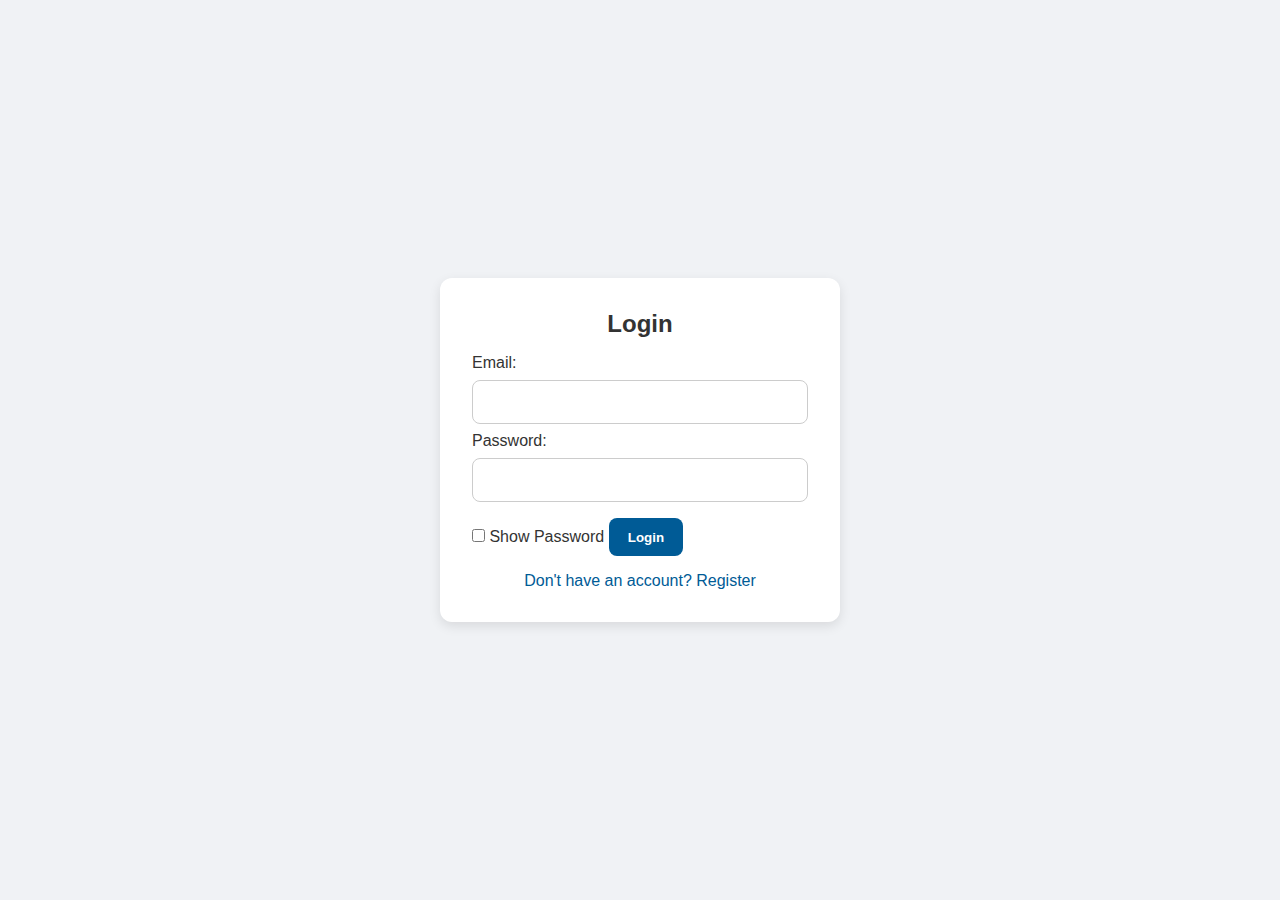
<file: index.html>
<!DOCTYPE html>
<html lang="en">
<head>
  <meta charset="UTF-8">
  <title>Login / Register</title>
  <link rel="stylesheet" href="style.css">
  <style>
    body {
      display: flex;
      align-items: center;
      justify-content: center;
      height: 100vh;
      background: #f0f2f5;
    }
    .auth-container {
      background: white;
      padding: 2rem;
      border-radius: 12px;
      box-shadow: 0 4px 12px rgba(0,0,0,0.1);
      width: 100%;
      max-width: 400px;
    }
    .auth-container h2 {
      margin-bottom: 1rem;
      text-align: center;
    }
    .toggle-link {
      text-align: center;
      margin-top: 1rem;
      cursor: pointer;
      color: #005B96;
    }
    .toggle-link:hover {
      text-decoration: underline;
    }
  </style>
</head>
<body>
  <div class="auth-container">
    <h2 id="form-title">Login</h2>

    <form id="auth-form">
      <label>Email:</label>
      <input type="email" id="email" required>

      <label>Password:</label>
      <input type="password" id="password" required>
      <label><input type="checkbox" onclick="togglePassword()"> Show Password</label>

      <button type="submit">Login</button>
    </form>

    <div class="toggle-link" onclick="toggleMode()">Don't have an account? Register</div>
  </div>

  <script>
    let isLogin = true;

    function toggleMode() {
      isLogin = !isLogin;
      document.getElementById("form-title").textContent = isLogin ? "Login" : "Register";
      document.querySelector("button").textContent = isLogin ? "Login" : "Register";
      document.querySelector(".toggle-link").textContent = isLogin 
        ? "Don't have an account? Register" 
        : "Already have an account? Login";
    }

    function togglePassword() {
      const pwd = document.getElementById("password");
      pwd.type = pwd.type === "password" ? "text" : "password";
    }

    document.getElementById("auth-form").addEventListener("submit", function(e) {
      e.preventDefault();
      const email = document.getElementById("email").value;
      const password = document.getElementById("password").value;

      if (isLogin) {
        const user = JSON.parse(localStorage.getItem("user")) || {};
        if (user.email === email && user.password === password) {
          alert("Login successful!");
          window.location.href = "main planner.html";
        } else {
          alert("Invalid credentials.");
        }
      } else {
        localStorage.setItem("user", JSON.stringify({ email, password }));
        alert("Account created. You can now log in.");
        toggleMode();
      }
    });
  </script>
</body>
</html>
</file>
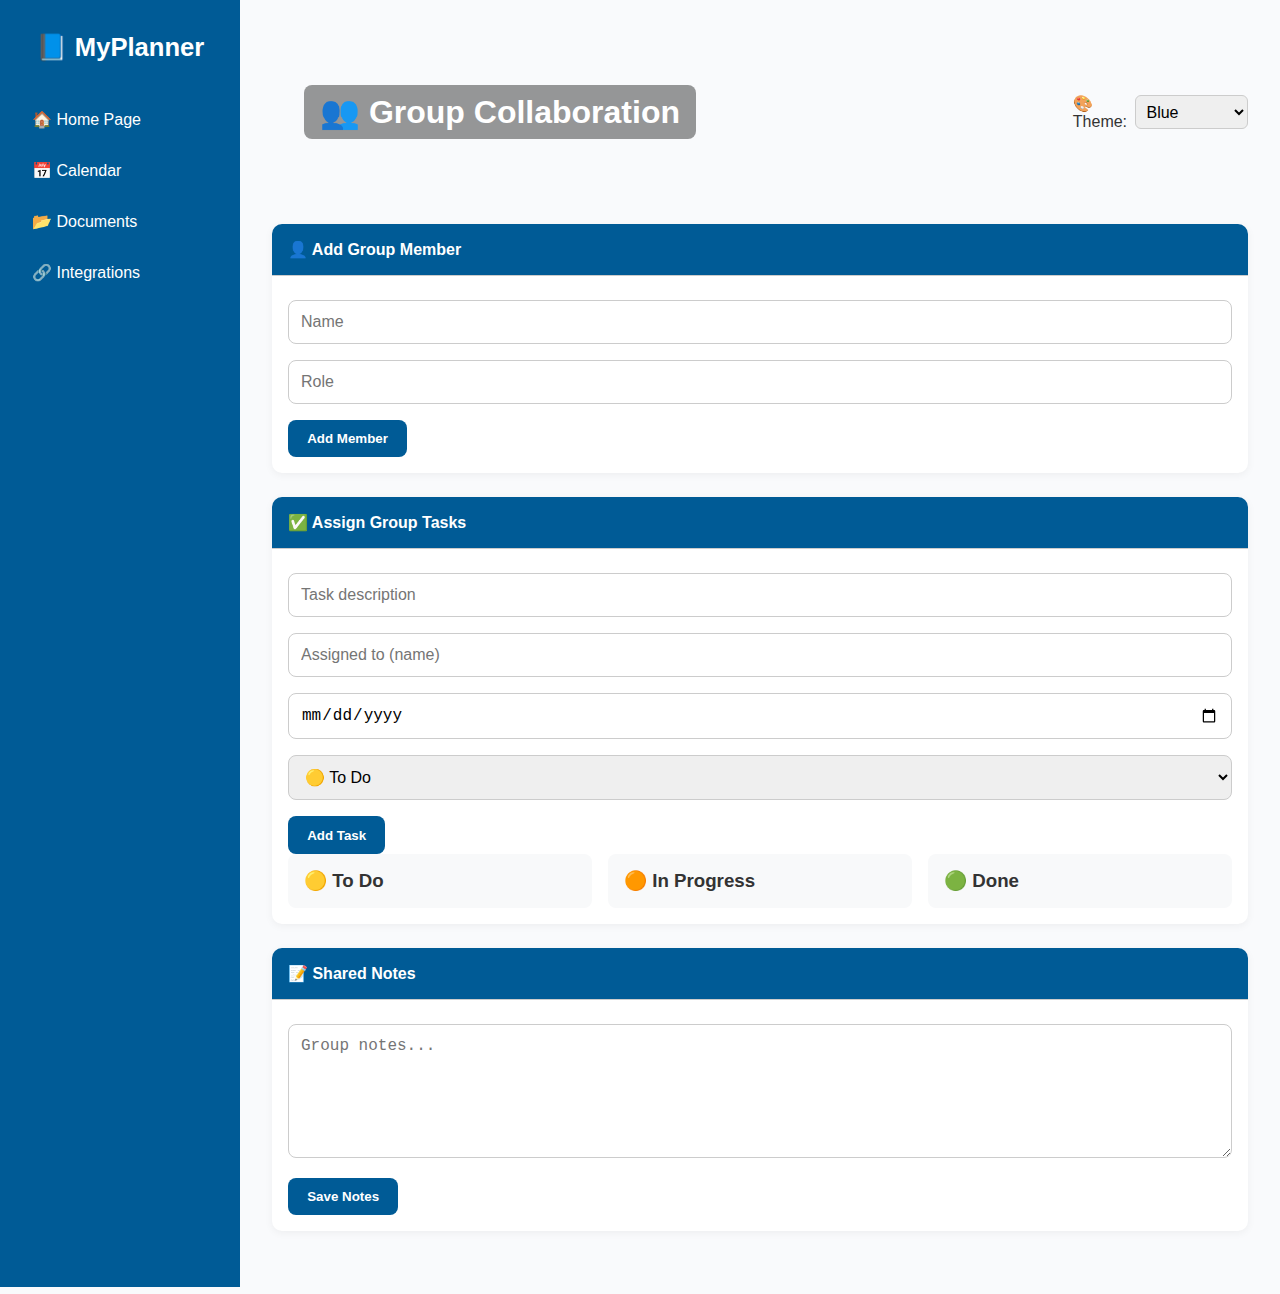
<file: Collaboration.html>
<!DOCTYPE html>
<html lang="en">
<head>
  <meta charset="UTF-8">
  <title>Collaboration</title>
  <link rel="stylesheet" href="style.css">
  <style>
    .member-card {
      background: #fff;
      padding: 0.75rem;
      border-radius: 8px;
      margin-bottom: 0.5rem;
      box-shadow: 0 1px 4px rgba(0,0,0,0.05);
    }
    .kanban {
      display: flex;
      gap: 1rem;
      flex-wrap: wrap;
    }
    .kanban-column {
      flex: 1;
      min-width: 220px;
      background: #f8f9fa;
      padding: 1rem;
      border-radius: 8px;
    }
    .task-card {
      background: white;
      padding: 0.5rem;
      border-radius: 6px;
      margin-bottom: 0.5rem;
      box-shadow: 0 1px 4px rgba(0,0,0,0.04);
    }
  </style>
</head>
<body>
  <div class="container">
    <aside class="sidebar">
      <h2>📘 MyPlanner</h2>
      <a href="main planner.html">🏠 Home Page</a>
      <a href="calendar.html">📅 Calendar</a>
      <a href="Document Management.html">📂 Documents</a>
    
      <a href="integrations.html">🔗 Integrations</a>
      
    </aside>

    <main class="content">
      <div class="banner" style="background-image: url('https://images.unsplash.com/photo-1557682224-5b8590cd9ec5'); height: 160px; border-radius: 12px; background-size: cover; background-position: center; margin-bottom: 2rem;">
        <h1 style="color:white; background: rgba(0,0,0,0.4); padding: 0.5rem 1rem; border-radius: 8px;">👥 Group Collaboration</h1>
      <div class="theme-toggle">
  <label for="theme-select">🎨 Theme:</label>
  <select id="theme-select">
    <option value="#005B96">Blue</option>
    <option value="#2E8B57">Green</option>
    <option value="#6A5ACD">Purple</option>
    <option value="#D2691E">Orange</option>
    <option value="#333333">Dark</option>
  </select>
</div>
</div>

      <div class="card">
        <div class="card-header">👤 Add Group Member</div>
        <div class="card-body">
          <input type="text" id="member-name" placeholder="Name">
          <input type="text" id="member-role" placeholder="Role">
          <button onclick="addMember()">Add Member</button>
          <div id="member-list"></div>
        </div>
      </div>
      <div class="card">
        <div class="card-header">✅ Assign Group Tasks</div>
        <div class="card-body">
          <input type="text" id="task-desc" placeholder="Task description">
          <input type="text" id="task-member" placeholder="Assigned to (name)">
          <input type="date" id="task-due">
          <select id="task-status">
            <option value="To Do">🟡 To Do</option>
            <option value="In Progress">🟠 In Progress</option>
            <option value="Done">🟢 Done</option>
          </select>
          <button onclick="addTask()">Add Task</button>

          <div class="kanban">
            <div class="kanban-column"><h3>🟡 To Do</h3><div id="todo"></div></div>
            <div class="kanban-column"><h3>🟠 In Progress</h3><div id="inprogress"></div></div>
            <div class="kanban-column"><h3>🟢 Done</h3><div id="done"></div></div>
          </div>
        </div>
      </div>

      <div class="card">
        <div class="card-header">📝 Shared Notes</div>
        <div class="card-body">
          <textarea id="shared-notes" rows="6" placeholder="Group notes..."></textarea>
          <button onclick="saveNotes()">Save Notes</button>
        </div>
      </div>
    </main>
  </div>

  <script>
    const members = JSON.parse(localStorage.getItem("groupMembers")) || [];
    const tasks = JSON.parse(localStorage.getItem("groupTasks")) || [];
    const notes = localStorage.getItem("groupNotes") || "";

    document.getElementById("shared-notes").value = notes;

    function addMember() {
      const name = document.getElementById("member-name").value;
      const role = document.getElementById("member-role").value;
      if (name && role) {
        members.push({ name, role });
        localStorage.setItem("groupMembers", JSON.stringify(members));
        renderMembers();
        document.getElementById("member-name").value = "";
        document.getElementById("member-role").value = "";
      }
    }

    function renderMembers() {
      const list = document.getElementById("member-list");
      list.innerHTML = "";
      members.forEach((m, i) => {
        const card = document.createElement("div");
        card.className = "member-card";
        card.innerHTML = `<strong>${m.name}</strong> – ${m.role}<br>
        <button onclick="editMember(${i})">Edit</button>
        <button onclick="deleteMember(${i})">Remove</button>`;
        list.appendChild(card);
      });
    }

    function editMember(i) {
      const updatedName = prompt("Edit name:", members[i].name);
      const updatedRole = prompt("Edit role:", members[i].role);
      if (updatedName && updatedRole) {
        members[i].name = updatedName;
        members[i].role = updatedRole;
        localStorage.setItem("groupMembers", JSON.stringify(members));
        renderMembers();
      }
    }

    function deleteMember(i) {
      if (confirm("Remove this member?")) {
        members.splice(i, 1);
        localStorage.setItem("groupMembers", JSON.stringify(members));
        renderMembers();
      }
    }

    function addTask() {
      const desc = document.getElementById("task-desc").value;
      const member = document.getElementById("task-member").value;
      const dueDate = document.getElementById("task-due").value;
      const status = document.getElementById("task-status").value;
      if (desc && member && dueDate && status) {
        tasks.push({ desc, member, dueDate, status });
        localStorage.setItem("groupTasks", JSON.stringify(tasks));
        renderTasks();
        document.getElementById("task-desc").value = "";
        document.getElementById("task-member").value = "";
        document.getElementById("task-due").value = "";
      }
    }

    function renderTasks() {
      const todo = document.getElementById("todo");
      const progress = document.getElementById("inprogress");
      const done = document.getElementById("done");
      todo.innerHTML = progress.innerHTML = done.innerHTML = "";

      tasks.forEach((task, i) => {
        const card = document.createElement("div");
        card.className = "task-card";
        card.innerHTML = `
          <strong>${task.desc}</strong><br>
          👤 ${task.member} | 📅 ${task.dueDate}<br>
          <select onchange="updateStatus(${i}, this.value)">
            <option ${task.status === "To Do" ? "selected" : ""}>To Do</option>
            <option ${task.status === "In Progress" ? "selected" : ""}>In Progress</option>
            <option ${task.status === "Done" ? "selected" : ""}>Done</option>
          </select>`;
        if (task.status === "To Do") todo.appendChild(card);
        else if (task.status === "In Progress") progress.appendChild(card);
        else done.appendChild(card);
      });
    }

    function updateStatus(i, status) {
      tasks[i].status = status;
      localStorage.setItem("groupTasks", JSON.stringify(tasks));
      renderTasks();
    }

    function saveNotes() {
      const text = document.getElementById("shared-notes").value;
      localStorage.setItem("groupNotes", text);
      alert("Notes saved.");
    }

    renderMembers();
    renderTasks();
  </script>
<script>
  // Apply saved theme
  const savedTheme = localStorage.getItem("themeColor") || "#005B96";
  document.documentElement.style.setProperty('--primary-color', savedTheme);
  document.querySelectorAll('.sidebar, .card-header, button').forEach(el => {
    el.style.backgroundColor = savedTheme;
  });

  // Update on selection
  const themeSelect = document.getElementById("theme-select");
  if (themeSelect) {
    themeSelect.value = savedTheme;
    themeSelect.addEventListener("change", function () {
      localStorage.setItem("themeColor", this.value);
      location.reload(); // Reapply styles instantly
    });
  }
</script>

</body>
</html>
</file>
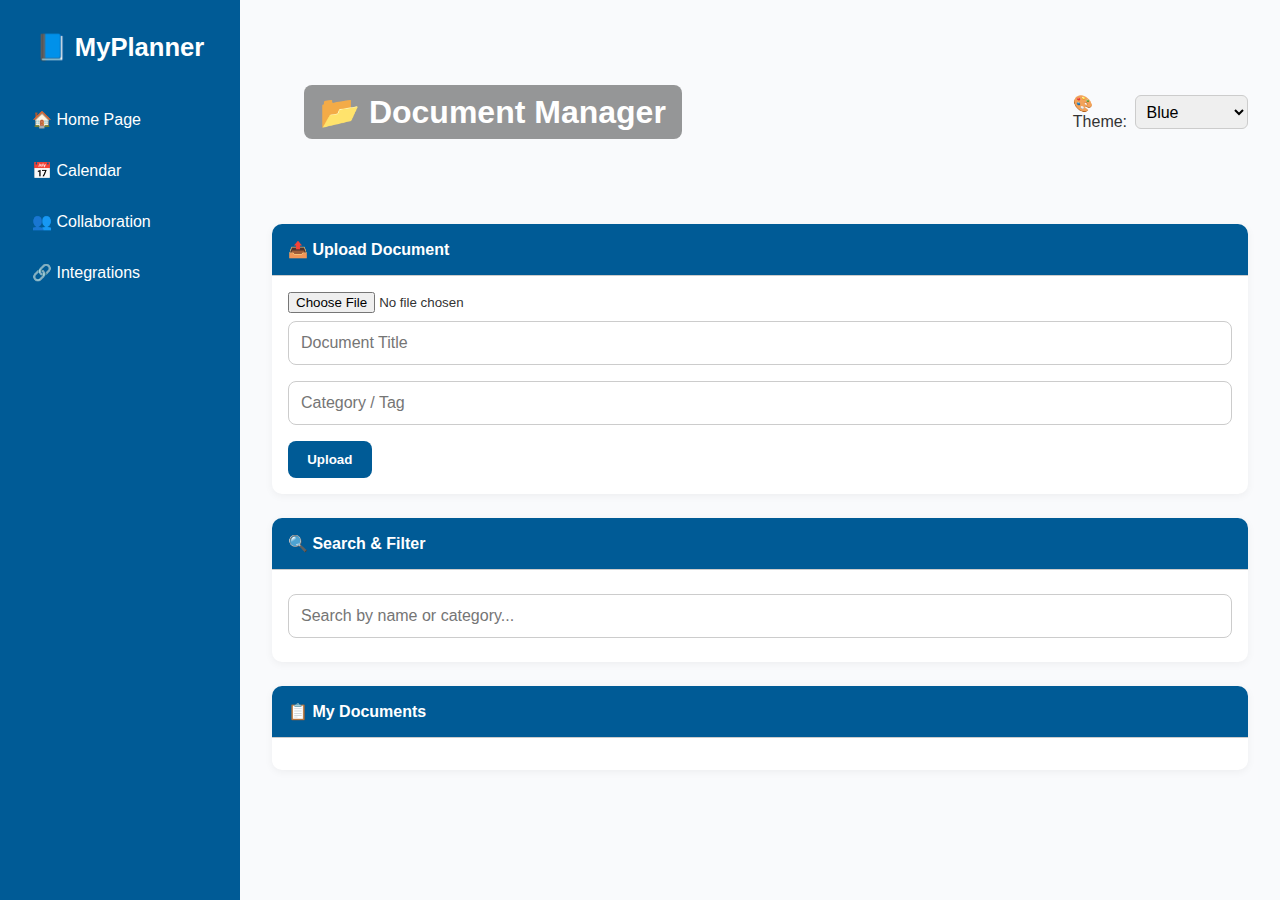
<file: Document Management.html>
<!DOCTYPE html>
<html lang="en">
<head>
  <meta charset="UTF-8">
  <title>Documents</title>
  <link rel="stylesheet" href="style.css">
  <style>
    .document-card {
      background: #fff;
      padding: 1rem;
      margin-bottom: 1rem;
      border-radius: 8px;
      box-shadow: 0 2px 6px rgba(0,0,0,0.05);
    }
    .document-card h4 {
      margin: 0;
    }
    .document-card small {
      color: #777;
    }
    .controls-row {
      display: flex;
      gap: 1rem;
      flex-wrap: wrap;
      margin-bottom: 1rem;
    }
  </style>
</head>
<body>
  <div class="container">
    <aside class="sidebar">
      <h2>📘 MyPlanner</h2>
      <a href="main planner.html">🏠 Home Page</a>
      <a href="calendar.html">📅 Calendar</a>
      
      <a href="collaboration.html">👥 Collaboration</a>
      <a href="integrations.html">🔗 Integrations</a>
      
    </aside>

    <main class="content">
      <div class="banner" style="background-image: url('https://images.unsplash.com/photo-1524995997946-a1c2e315a42f'); height: 160px; border-radius: 12px; background-size: cover; background-position: center; margin-bottom: 2rem;">
        <h1 style="color:white; background: rgba(0,0,0,0.4); padding: 0.5rem 1rem; border-radius: 8px;">📂 Document Manager</h1>
     <div class="theme-toggle">
  <label for="theme-select">🎨 Theme:</label>
  <select id="theme-select">
    <option value="#005B96">Blue</option>
    <option value="#2E8B57">Green</option>
    <option value="#6A5ACD">Purple</option>
    <option value="#D2691E">Orange</option>
    <option value="#333333">Dark</option>
  </select>
</div>
 </div>

      <div class="card">
        <div class="card-header">📤 Upload Document</div>
        <div class="card-body">
          <input type="file" id="doc-file" accept=".pdf,.doc,.docx">
          <input type="text" id="doc-name" placeholder="Document Title">
          <input type="text" id="doc-category" placeholder="Category / Tag">
          <button onclick="uploadDocument()">Upload</button>
        </div>
      </div>

      <div class="card">
        <div class="card-header">🔍 Search & Filter</div>
        <div class="card-body">
          <input type="text" id="search-query" placeholder="Search by name or category..." oninput="renderDocuments()">
        </div>
      </div>

      <div class="card">
        <div class="card-header">📋 My Documents</div>
        <div class="card-body" id="document-list"></div>
      </div>
    </main>
  </div>

  <script>
    let documents = JSON.parse(localStorage.getItem("userDocuments")) || [];

    function uploadDocument() {
      const fileInput = document.getElementById("doc-file");
      const name = document.getElementById("doc-name").value;
      const category = document.getElementById("doc-category").value;

      if (!fileInput.files.length || !name || !category) {
        return alert("Please fill in all fields.");
      }

      const file = fileInput.files[0];
      const allowed = [
        'application/pdf',
        'application/msword',
        'application/vnd.openxmlformats-officedocument.wordprocessingml.document'
      ];

      if (!allowed.includes(file.type)) {
        return alert("Unsupported file type.");
      }

      documents.push({
        name,
        category,
        type: file.type,
        size: file.size,
        date: new Date().toLocaleDateString()
      });

      localStorage.setItem("userDocuments", JSON.stringify(documents));
      renderDocuments();

      fileInput.value = "";
      document.getElementById("doc-name").value = "";
      document.getElementById("doc-category").value = "";
    }

    function renderDocuments() {
      const list = document.getElementById("document-list");
      list.innerHTML = "";
      const q = document.getElementById("search-query").value.toLowerCase();

      documents
        .filter(doc =>
          doc.name.toLowerCase().includes(q) || doc.category.toLowerCase().includes(q)
        )
        .forEach((doc, index) => {
          const div = document.createElement("div");
          div.className = "document-card";
          div.innerHTML = `
            <h4>${doc.name}</h4>
            <small>📁 ${doc.category} | ${doc.type.split('/')[1].toUpperCase()} | ${Math.round(doc.size / 1024)} KB | 📅 ${doc.date}</small><br>
            <button onclick="deleteDoc(${index})">Delete</button>
          `;
          list.appendChild(div);
        });
    }

    function deleteDoc(index) {
      if (confirm("Delete this document?")) {
        documents.splice(index, 1);
        localStorage.setItem("userDocuments", JSON.stringify(documents));
        renderDocuments();
      }
    }

    renderDocuments();
  </script>
<script>
  // Apply saved theme
  const savedTheme = localStorage.getItem("themeColor") || "#005B96";
  document.documentElement.style.setProperty('--primary-color', savedTheme);
  document.querySelectorAll('.sidebar, .card-header, button').forEach(el => {
    el.style.backgroundColor = savedTheme;
  });

  // Update on selection
  const themeSelect = document.getElementById("theme-select");
  if (themeSelect) {
    themeSelect.value = savedTheme;
    themeSelect.addEventListener("change", function () {
      localStorage.setItem("themeColor", this.value);
      location.reload(); // Reapply styles instantly
    });
  }
</script>

</body>
</html>
</file>
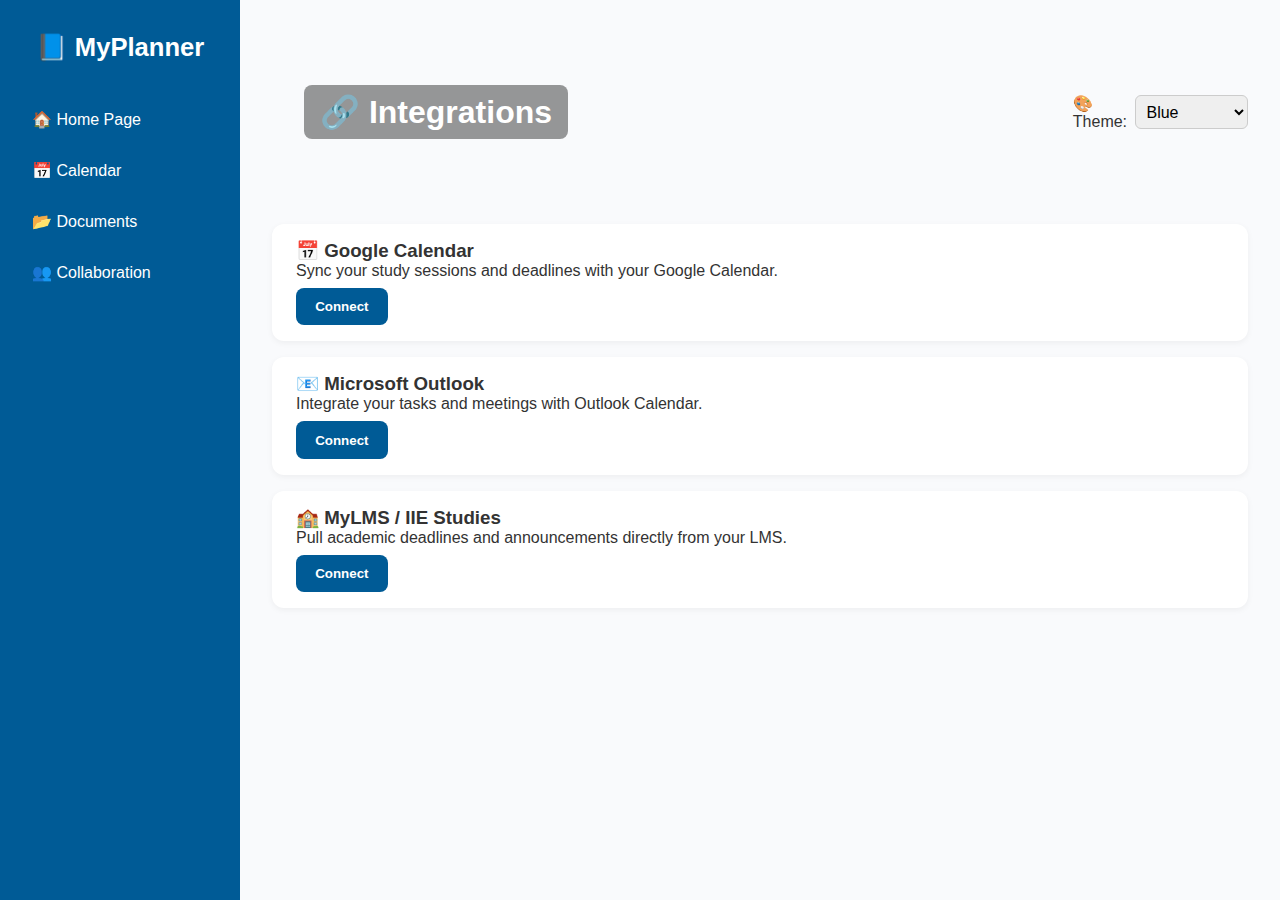
<file: Integrations.html>
<!DOCTYPE html>
<html lang="en">
<head>
  <meta charset="UTF-8">
  <title>Integrations</title>
  <link rel="stylesheet" href="style.css">
  <style>
    .integration-card {
      background: white;
      border-radius: 12px;
      padding: 1rem 1.5rem;
      margin-bottom: 1rem;
      box-shadow: 0 2px 6px rgba(0,0,0,0.05);
    }

    .integration-card h3 {
      margin-top: 0;
    }

    .integration-card button {
      margin-top: 0.5rem;
    }
  </style>
</head>
<body>
  <div class="container">
    <aside class="sidebar">
      <h2>📘 MyPlanner</h2>
      <a href="main planner.html">🏠 Home Page</a>
      <a href="calendar.html">📅 Calendar</a>
      <a href="Document Management.html">📂 Documents</a>
      <a href="collaboration.html">👥 Collaboration</a>
      
 
    </aside>

    <main class="content">
      <div class="banner" style="background-image: url('https://images.unsplash.com/photo-1521737604893-d14cc237f11d'); height: 160px; border-radius: 12px; background-size: cover; background-position: center; margin-bottom: 2rem;">
        <h1 style="color:white; background: rgba(0,0,0,0.4); padding: 0.5rem 1rem; border-radius: 8px;">🔗 Integrations</h1>
      <div class="theme-toggle">
  <label for="theme-select">🎨 Theme:</label>
  <select id="theme-select">
    <option value="#005B96">Blue</option>
    <option value="#2E8B57">Green</option>
    <option value="#6A5ACD">Purple</option>
    <option value="#D2691E">Orange</option>
    <option value="#333333">Dark</option>
  </select>
</div>
</div>

      <div class="integration-card">
        <h3>📅 Google Calendar</h3>
        <p>Sync your study sessions and deadlines with your Google Calendar.</p>
        <button onclick="toggleIntegration('google')">Connect</button>
      </div>

      <div class="integration-card">
        <h3>📧 Microsoft Outlook</h3>
        <p>Integrate your tasks and meetings with Outlook Calendar.</p>
        <button onclick="toggleIntegration('outlook')">Connect</button>
      </div>

      <div class="integration-card">
        <h3>🏫 MyLMS / IIE Studies</h3>
        <p>Pull academic deadlines and announcements directly from your LMS.</p>
        <button onclick="toggleIntegration('lms')">Connect</button>
      </div>
    </main>
  </div>

  <script>
    const integrations = JSON.parse(localStorage.getItem("integrations")) || {
      google: false,
      outlook: false,
      lms: false
    };

    function toggleIntegration(type) {
      integrations[type] = !integrations[type];
      localStorage.setItem("integrations", JSON.stringify(integrations));
      updateButtons();
    }

    function updateButtons() {
      ['google', 'outlook', 'lms'].forEach(type => {
        const btn = document.querySelector(`button[onclick="toggleIntegration('${type}')"]`);
        if (btn) {
          btn.textContent = integrations[type] ? 'Disconnect' : 'Connect';
          btn.style.backgroundColor = integrations[type] ? '#f44336' : '#005B96';
        }
      });
    }

    updateButtons();
  </script>
<script>
  // Apply saved theme
  const savedTheme = localStorage.getItem("themeColor") || "#005B96";
  document.documentElement.style.setProperty('--primary-color', savedTheme);
  document.querySelectorAll('.sidebar, .card-header, button').forEach(el => {
    el.style.backgroundColor = savedTheme;
  });

  // Update on selection
  const themeSelect = document.getElementById("theme-select");
  if (themeSelect) {
    themeSelect.value = savedTheme;
    themeSelect.addEventListener("change", function () {
      localStorage.setItem("themeColor", this.value);
      location.reload(); // Reapply styles instantly
    });
  }
</script>

</body>
</html>
</file>
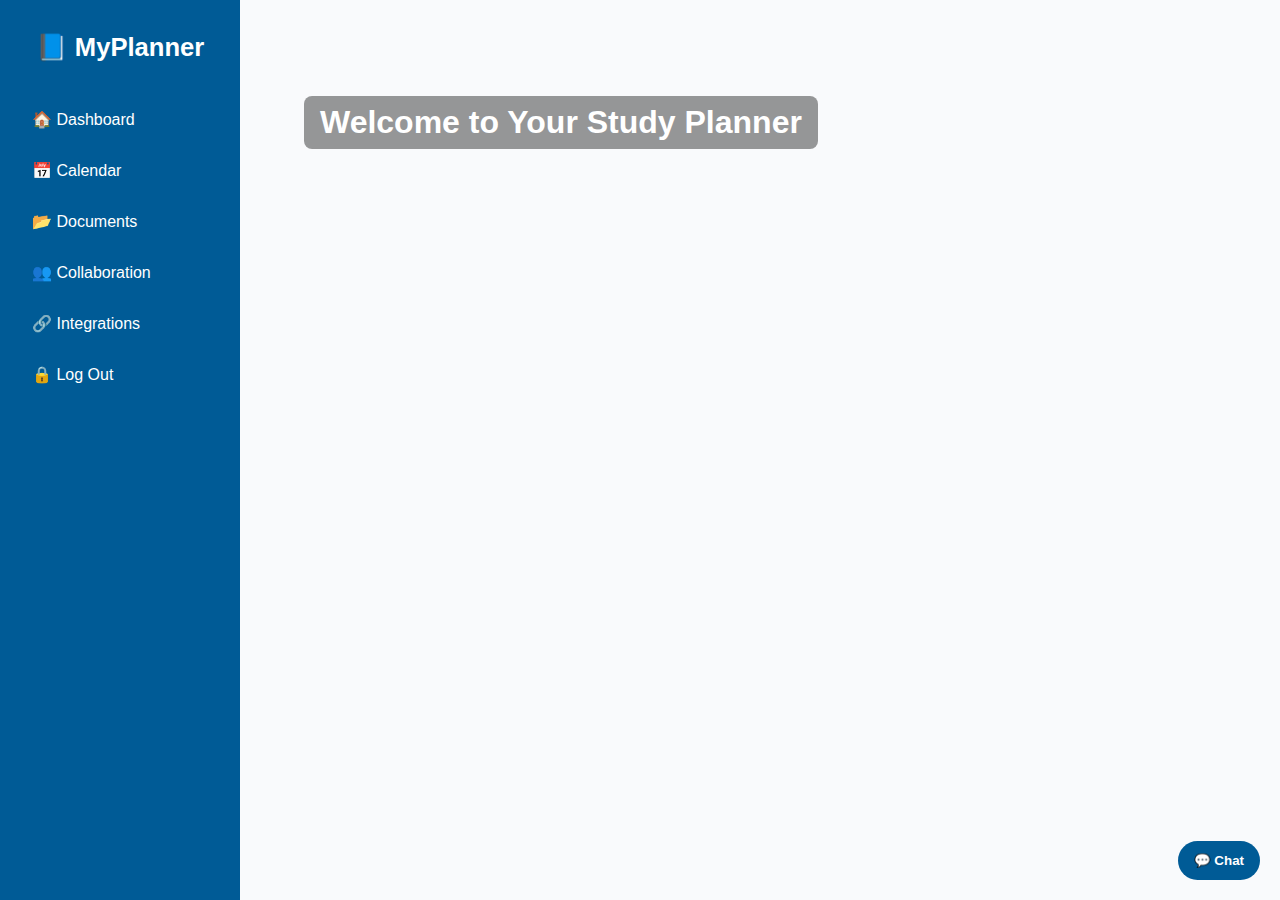
<file: main_planner_with_chatbot.html>
<!DOCTYPE html>
<html lang="en">
<head>
  <meta charset="UTF-8">
  <title>Study Planner with Chatbot</title>
  <link rel="stylesheet" href="style.css">
  <style>
    /* Chatbot Styles */
    #chatbot-container {
      position: fixed;
      bottom: 20px;
      right: 20px;
      width: 320px;
      background: white;
      border-radius: 12px;
      box-shadow: 0 4px 12px rgba(0,0,0,0.15);
      font-family: 'Segoe UI', sans-serif;
      display: none;
      flex-direction: column;
      overflow: hidden;
      z-index: 9999;
    }

    #chatbot-header {
      background: var(--primary-color);
      color: white;
      padding: 0.75rem;
      font-weight: bold;
    }

    #chatbot-messages {
      height: 200px;
      padding: 0.5rem;
      overflow-y: auto;
      font-size: 0.9rem;
    }

    #chatbot-input {
      display: flex;
      border-top: 1px solid #ccc;
    }

    #chatbot-input input {
      flex: 1;
      padding: 0.5rem;
      border: none;
      outline: none;
    }

    #chatbot-input button {
      background: var(--primary-color);
      color: white;
      border: none;
      padding: 0.5rem 1rem;
      cursor: pointer;
    }

    #chat-toggle-btn {
      position: fixed;
      bottom: 20px;
      right: 20px;
      background: var(--primary-color);
      color: white;
      border: none;
      padding: 0.75rem 1rem;
      border-radius: 50px;
      cursor: pointer;
      z-index: 9998;
    }
  </style>
</head>
<body>

  <!-- Main Planner Content -->
  <div class="container">
    <aside class="sidebar">
      <h2>📘 MyPlanner</h2>
      <a href="main_planner.html">🏠 Dashboard</a>
      <a href="calendar.html">📅 Calendar</a>
      <a href="documents.html">📂 Documents</a>
      <a href="collaboration.html">👥 Collaboration</a>
      <a href="integrations.html">🔗 Integrations</a>
      <a href="index.html">🔒 Log Out</a>
    </aside>

    <main class="content">
      <div class="banner" style="background-image: url('https://images.unsplash.com/photo-1571260899304-425eee4c7efc'); height: 180px; border-radius: 12px; background-size: cover; background-position: center; margin-bottom: 2rem;">
        <h1 style="color: white; background: rgba(0,0,0,0.4); padding: 0.5rem 1rem; border-radius: 8px;">Welcome to Your Study Planner</h1>
      </div>

      <!-- Add your planner cards and sections here -->

    </main>
  </div>

  <!-- Chatbot Widget -->
  <button id="chat-toggle-btn">💬 Chat</button>
  <div id="chatbot-container">
    <div id="chatbot-header">📚 StudyBot</div>
    <div id="chatbot-messages"></div>
    <div id="chatbot-input">
      <input type="text" id="chatbot-user-input" placeholder="Ask me something...">
      <button onclick="handleChat()">Send</button>
    </div>
  </div>

  <!-- Chatbot Script -->
  <script>
    const responses = {
      "hello": "Hi there! How can I assist with your studies today?",
      "upload": "To upload a document, go to the Documents tab and select your file.",
      "calendar": "You can view and manage your study sessions in the Calendar tab.",
      "task": "You can add or track tasks in your main dashboard.",
      "bye": "Good luck with your study session!"
    };

    function toggleChat() {
      const chat = document.getElementById("chatbot-container");
      chat.style.display = chat.style.display === "flex" ? "none" : "flex";
    }

    function handleChat() {
      const inputField = document.getElementById("chatbot-user-input");
      const msg = inputField.value.toLowerCase().trim();
      if (!msg) return;

      const chatBox = document.getElementById("chatbot-messages");
      chatBox.innerHTML += `<div><strong>You:</strong> ${msg}</div>`;

      let response = "I'm not sure how to help with that yet.";
      for (const keyword in responses) {
        if (msg.includes(keyword)) {
          response = responses[keyword];
          break;
        }
      }

      chatBox.innerHTML += `<div><strong>Bot:</strong> ${response}</div>`;
      chatBox.scrollTop = chatBox.scrollHeight;
      inputField.value = "";
    }

    document.getElementById("chat-toggle-btn").addEventListener("click", toggleChat);
  </script>
</body>
</html>
</file>
<file: style.css>
/* Root Theme Variables */
:root {
  --primary-color: #005B96;
  --header-text-color: white;
  --header-bg: #005B96;
  --card-bg: white;
  --banner-overlay: rgba(0, 0, 0, 0.4);
  --font-main: 'Segoe UI', 'Inter', sans-serif;
}

/* Global Reset */
* {
  box-sizing: border-box;
  margin: 0;
  padding: 0;
}

body {
  font-family: var(--font-main);
  background-color: #f9fafc;
  color: #333;
}

/* Layout Containers */
.container {
  display: flex;
  min-height: 100vh;
}

.sidebar {
  width: 240px;
  background-color: var(--primary-color);
  color: var(--header-text-color);
  padding: 2rem 1rem;
  display: flex;
  flex-direction: column;
}

.sidebar h2 {
  font-size: 1.6rem;
  text-align: center;
  margin-bottom: 2rem;
}

.sidebar a {
  color: white;
  text-decoration: none;
  padding: 0.6rem 1rem;
  margin: 0.4rem 0;
  border-radius: 6px;
  transition: background 0.2s;
}

.sidebar a:hover {
  background-color: #01457E;
}

.content {
  flex: 1;
  padding: 2rem;
}

/* Banner */
.banner {
  display: flex;
  align-items: center;
  justify-content: space-between;
  padding-left: 2rem;
  height: 160px;
  border-radius: 12px;
  margin-bottom: 2rem;
  background-size: cover;
  background-position: center;
}

.banner h1 {
  color: white;
  background: var(--banner-overlay);
  padding: 0.5rem 1rem;
  border-radius: 8px;
}

/* Cards */
.card {
  background: var(--card-bg);
  border-radius: 10px;
  margin-bottom: 1.5rem;
  box-shadow: 0 2px 8px rgba(0,0,0,0.05);
}

.card-header {
  padding: 1rem;
  background-color: var(--primary-color);
  color: white;
  cursor: pointer;
  font-weight: bold;
  border-radius: 10px 10px 0 0;
}

.card-body {
  padding: 1rem;
  border-top: 1px solid #ccc;
}

/* Forms and Buttons */
input[type="text"],
input[type="email"],
input[type="date"],
input[type="password"],
textarea,
select {
  width: 100%;
  padding: 0.75rem;
  margin: 0.5rem 0;
  border-radius: 8px;
  border: 1px solid #ccc;
  font-size: 1rem;
}

button {
  background-color: var(--primary-color);
  color: white;
  padding: 0.7rem 1.2rem;
  margin-top: 0.5rem;
  border: none;
  border-radius: 8px;
  cursor: pointer;
  font-weight: 600;
}

button:hover {
  background-color: #004178;
}

/* Kanban */
.kanban {
  display: flex;
  gap: 1rem;
  flex-wrap: wrap;
}
.kanban-column {
  flex: 1;
  min-width: 220px;
  background: #f8f9fa;
  padding: 1rem;
  border-radius: 8px;
}
.task-card {
  background: white;
  padding: 0.5rem;
  border-radius: 6px;
  margin-bottom: 0.5rem;
  box-shadow: 0 1px 4px rgba(0,0,0,0.04);
}

/* Personalization Controls */
.theme-toggle {
  margin-left: auto;
  display: flex;
  align-items: center;
  gap: 0.5rem;
}

.theme-toggle select {
  padding: 0.4rem;
  border-radius: 6px;
}

/* Responsive */
@media screen and (max-width: 768px) {
  .container {
    flex-direction: column;
  }

  .sidebar {
    width: 100%;
    flex-direction: row;
    flex-wrap: wrap;
    justify-content: center;
  }

  .sidebar a {
    margin: 0.3rem;
  }

  .content {
    padding: 1rem;
  }
}

#chatbot-container {
  position: fixed;
  bottom: 20px;
  right: 20px;
  width: 320px;
  background: white;
  border-radius: 12px;
  box-shadow: 0 4px 12px rgba(0,0,0,0.15);
  font-family: 'Segoe UI', sans-serif;
  display: none;
  flex-direction: column;
  overflow: hidden;
  z-index: 9999;
}

#chatbot-header {
  background: var(--primary-color, #005B96);
  color: white;
  padding: 0.75rem;
  font-weight: bold;
}

#chatbot-messages {
  height: 200px;
  padding: 0.5rem;
  overflow-y: auto;
  font-size: 0.9rem;
}

#chatbot-input {
  display: flex;
  border-top: 1px solid #ccc;
}

#chatbot-input input {
  flex: 1;
  padding: 0.5rem;
  border: none;
  outline: none;
}

#chatbot-input button {
  background: var(--primary-color, #005B96);
  color: white;
  border: none;
  padding: 0.5rem 1rem;
  cursor: pointer;
}

#chat-toggle-btn {
  position: fixed;
  bottom: 20px;
  right: 20px;
  background: var(--primary-color, #005B96);
  color: white;
  border: none;
  padding: 0.75rem 1rem;
  border-radius: 50px;
  cursor: pointer;
  z-index: 9998;
}
</file>
